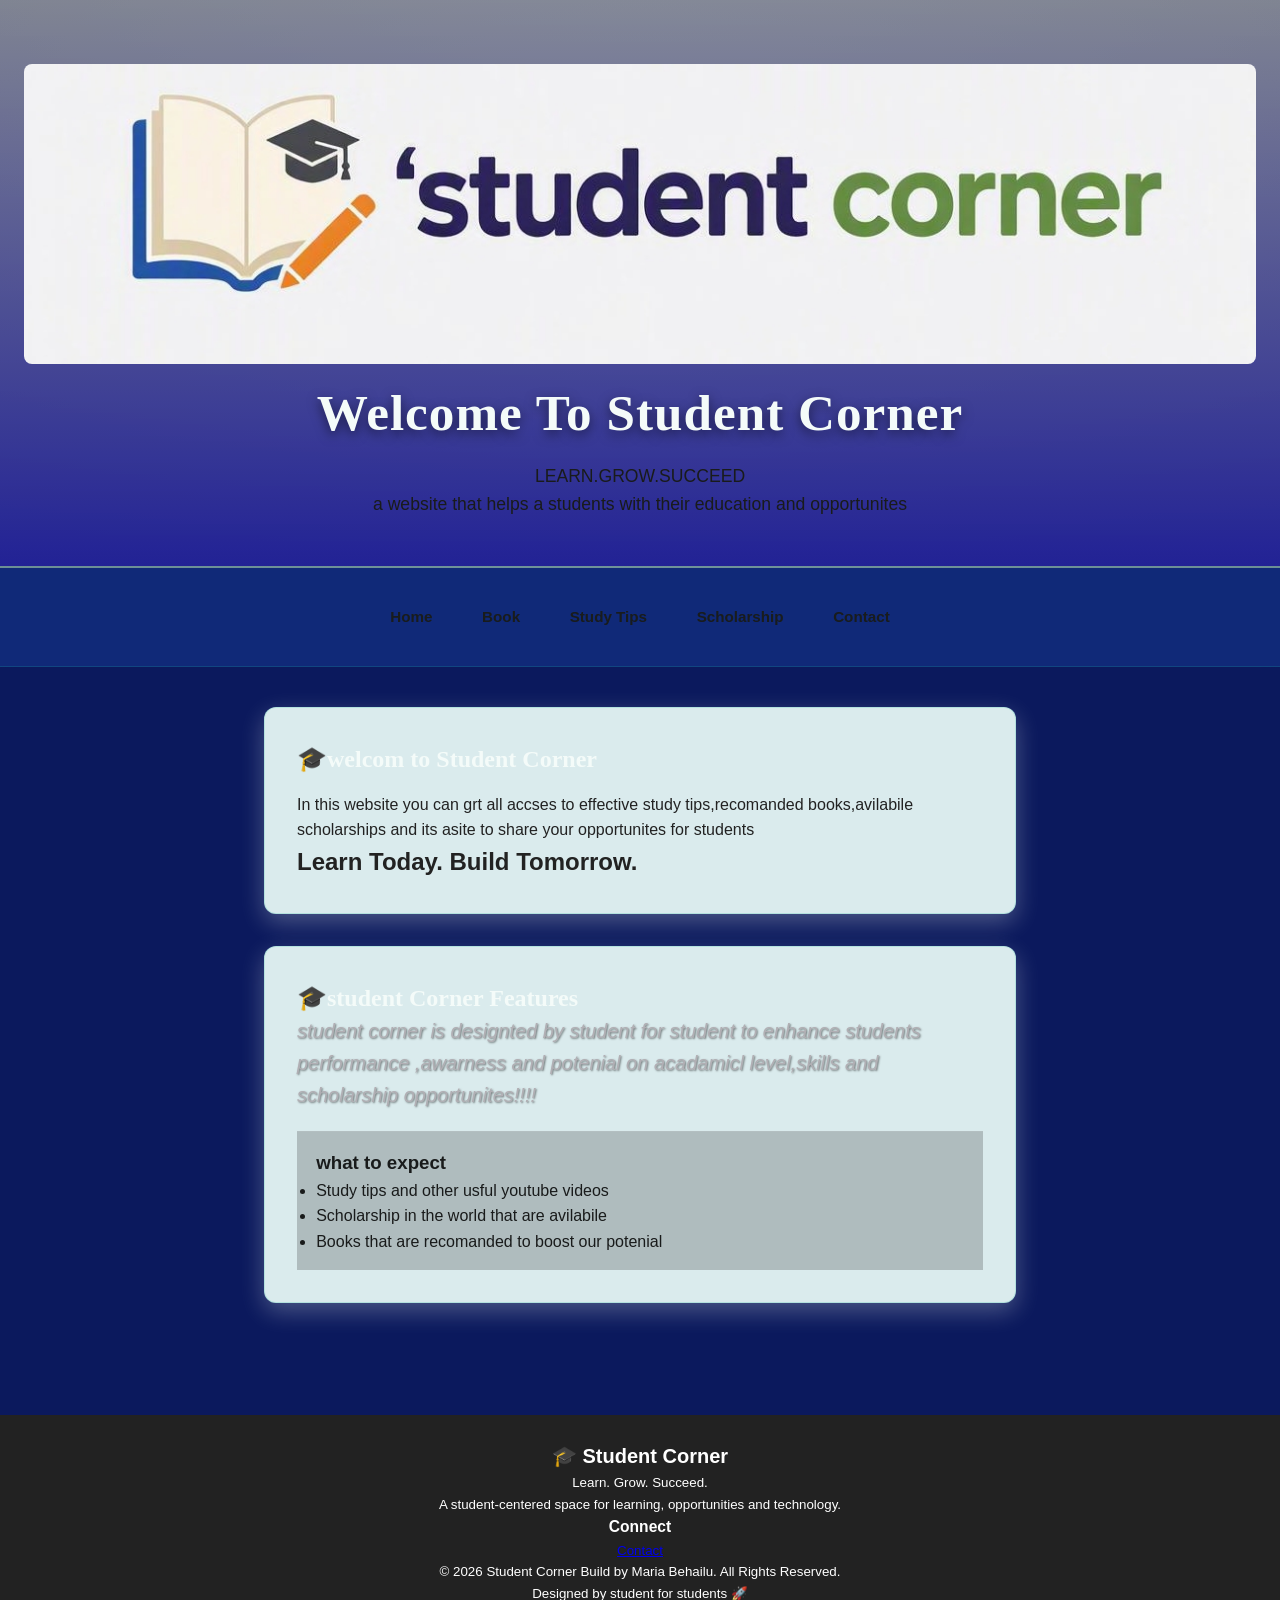
<file: index.html>
<!DOCTYPE html>
<html lang="en">
<head>
    
    <meta charset="UTF-8">

    <meta name="viewport" content="width=device-width, initial-scale=1.0">

    <title>Student Corner | Learn • Grow • Succeed</title>

    <meta name="description"
        content="Student Corner - a website created for students to learn, discover resources and find opportunities.">

    <link rel="stylesheet" href="style.css">

</head>
<body>

       <header class="hero-header"> 
          <div class="hero content">

<img src="img.jpg" alt="student corner" height="300" width="1200"class="hero-image">

  <h1>Welcome To Student Corner</h1>
  <p>LEARN.GROW.SUCCEED</p>
  <div class="line"></div>
  <p>a website that helps a students with their education and opportunites
  </p>
        </div>

       </header>
 
     <nav class="nav">
    <div class="nav-container">
        <a href="index.html">Home</a>
        <a href="yourchoice.html">Book</a>
        <a href="mystudytips.html">Study Tips</a>
        <a href="myscholarshiptips.html">Scholarship</a>
        <a href="contact.html">Contact</a>
    </div>
</nav>


<main class="container">
    <section class="card intro-card">
<h2>  🎓welcom to Student Corner</h2>
<p>In this website you can grt all accses to effective study tips,recomanded books,avilabile scholarships and its asite to share your opportunites for students</p>

  <h1>
            Learn Today.
            <span>Build Tomorrow.</span>

        </h1>

    </section>
    <section class="card quiz-section">
<h2> 🎓student Corner Features </h2>
<p class="subtitle">student corner is designted by student for student to enhance students performance ,awarness and potenial on acadamicl level,skills and scholarship opportunites!!!!</p>
<div class="quiz-answer">
<h3>what to expect </h3>
<ul>
<li> Study tips and other usful youtube videos</li>
<li>Scholarship in the world that are avilabile</li>
<li>Books that are recomanded to boost our potenial</li>
</ul>
</div>
</section>
<section class="catd cta-card"

</h2>

    </P>
</section>
</main>
<footer>

    <div class="footer-container">


        <div class="footer-about">

            <h2>🎓 Student Corner</h2>

            <p>
                Learn. Grow. Succeed.
            </p>

            <p>

                A student-centered space for learning,
                opportunities and technology.

            </p>

        </div>




        <div class="footer-column">

            <h3>Connect</h3>

            <a href="contact.html">Contact</a>

        </div>

    </div>



    <div class="footer-bottom">

        <p>
            © 2026 Student Corner Build by Maria Behailu. All Rights Reserved.
        </p>

        <p>
          Designed by student for students 🚀
        </p>

    </div>

</footer>


</body>

</html>






</body>
</html>
</file>
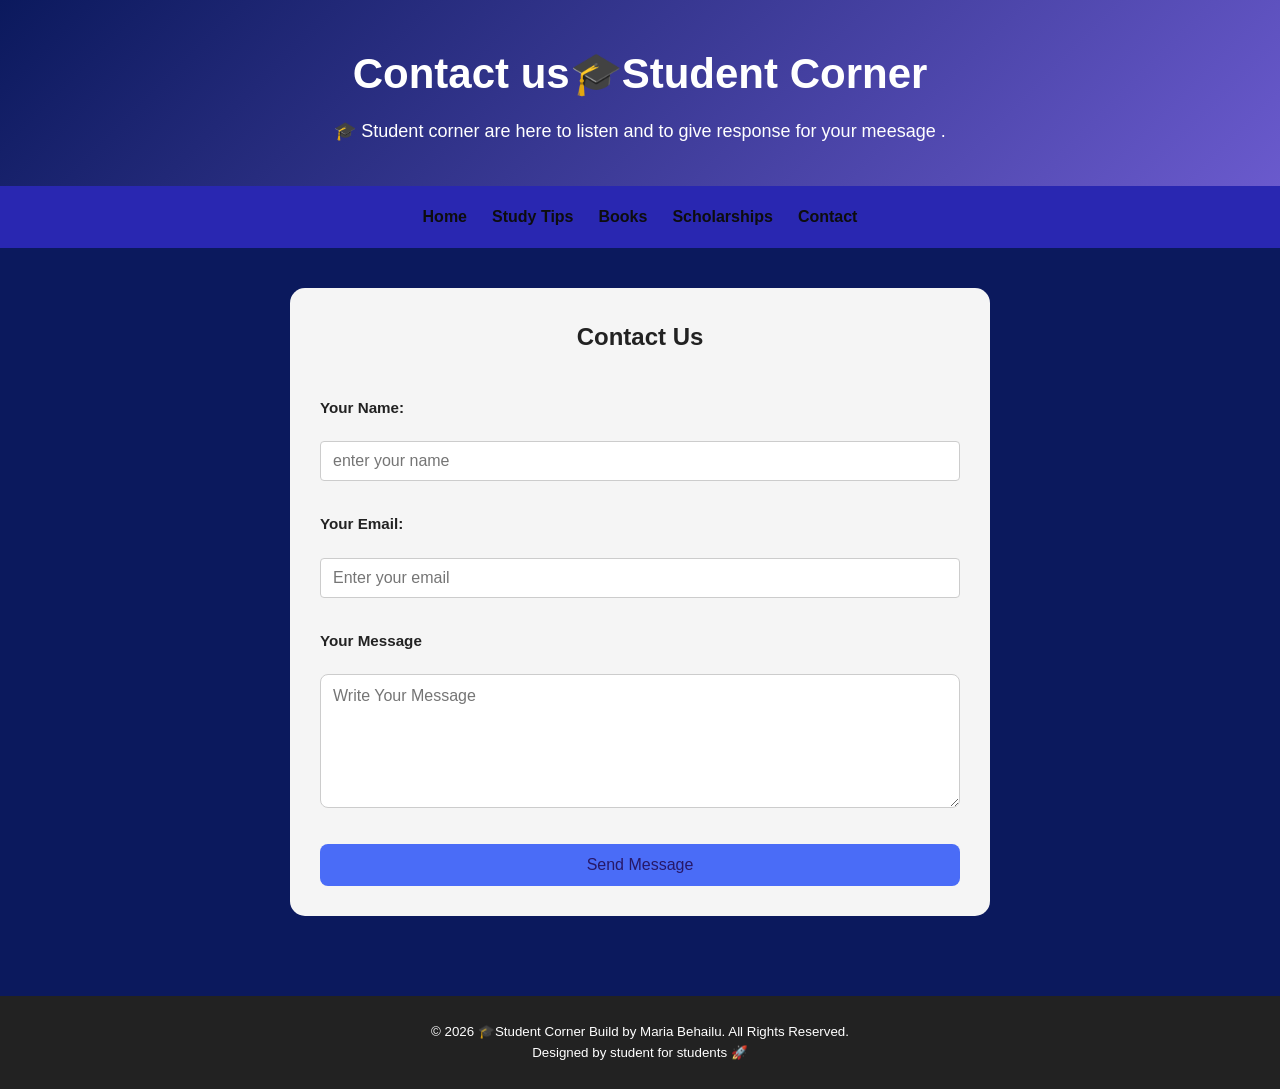
<file: contact.html>
<!DOCTYPE html>
<html lang="en">
<head>
    <meta charset="UTF-8">
    <meta name="viewport" content="width=device-width, initial-scale=1.0">
    <title>Contact|🎓 Student Corner</title>
    <link rel="stylesheet" href="style.css">
</head>

<body>

<header>
    <h1>Contact us🎓Student Corner</h1>
    <p> 🎓 Student corner are here to listen and to give response for  your meesage  .</p>
</header>

<nav>
    <a href="index.html">Home</a>
    <a href="mystudytips.html">Study Tips</a>
    <a href="yourchoice.html">Books</a>
    <a href="myscholarshiptips.html">Scholarships</a>
    <a href="contact.html">Contact</a>
</nav>
<main class="contact-container">
<h2>Contact Us</h2>
<form>

<label for="name">Your Name:</label>
<input type="text" id="name" placeholder="enter your name">


<label for="email">Your Email:</label>
<input type="email" id="email" placeholder="Enter your email">

<label for="message">Your Message</label>
<textarea id="message" rows="6" placeholder="Write Your Message"></textarea>


<button type="submit"> Send Message </button>


</form>

</main>

<footer>
    <p>© 2026 🎓Student Corner Build by Maria Behailu. All Rights Reserved.</p>
       <p>Designed by student for students 🚀
        </p>
</footer>


</body>
</html>
</file>
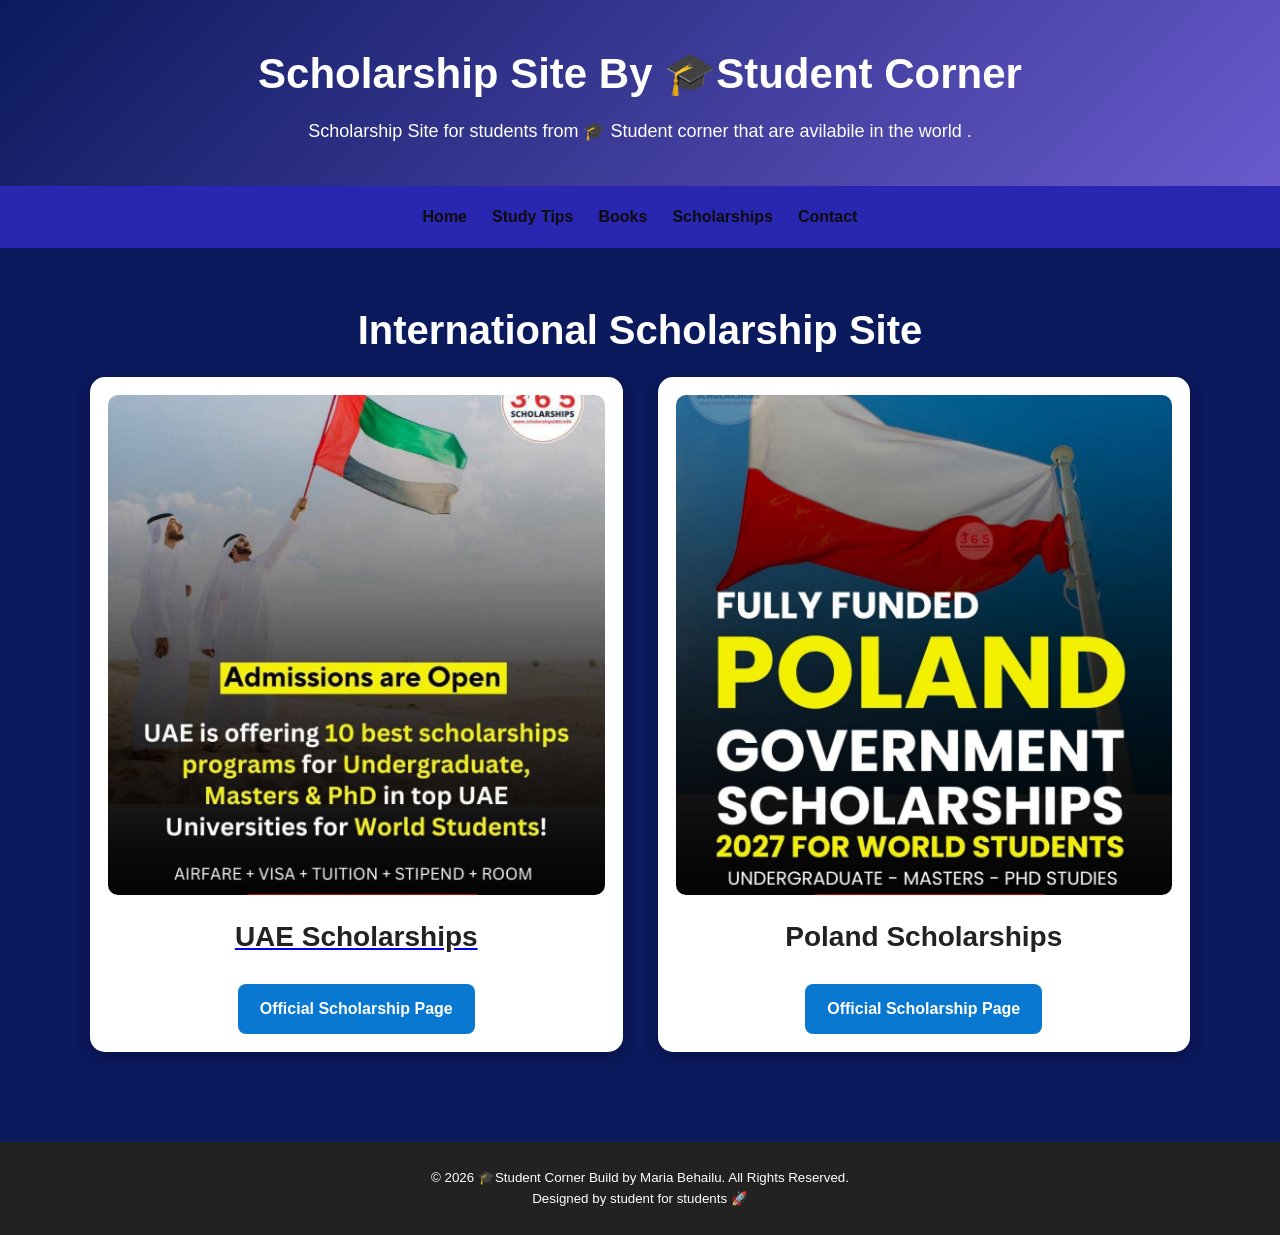
<file: myscholarshiptips.html>
<!DOCTYPE html>
<html lang="en">
<head>
    <meta charset="UTF-8">
    <meta name="viewport" content="width=device-width, initial-scale=1.0">
    <title>Scholarship Site|🎓 Student Corner</title>
    <link rel="stylesheet" href="style.css">
</head>

<body>

<header>
    <h1>Scholarship Site By 🎓Student Corner</h1>
    <p>Scholarship Site for students from 🎓 Student corner that are avilabile in the world  .</p>
</header>

<nav class="pure">
    <a href="index.html">Home</a>
    <a href="mystudytips.html">Study Tips</a>
    <a href="yourchoice.html">Books</a>
    <a href="myscholarshiptips.html">Scholarships</a>
    <a href="contact.html">Contact</a>

</nav>

    <section id="scholarships" class="scholarship-section">



<h2>International Scholarship Site</h2>

<div class="scholarship-container">
 
 
    <div class="scholarship-card">


<a href="https://www.ku.ac.ae/undergraduate-scholarships" target="_blank" </a>

<img src="photo_2026-08-28_15-16-07.jpg" alt="Scholarship 1" class="scholarship-image" width="100%" height="500px">

 <h3>UAE Scholarships</h3>
   <a href="https://www.ku.ac.ae/undergraduate-scholarships"
               target="_blank"
               class="scholarship-button">
                Official Scholarship Page
            </a>
        </div>
    
      <div class="scholarship-card">
            <a href="https://nawa.gov.pl/en/" target="_blank">

                <img src="photo_2026-08-28_15-16-44.jpg" class="scholarship-image"
                     alt="Poland Government Scholarship" width="100%" height="500px">
            </a>

            <h3>Poland Scholarships</h3>

         

            <a href="https://nawa.gov.pl/en/"
               target="_blank"
               class="scholarship-button">
                Official Scholarship Page
            </a>
      </div>
    
    </div>

</section>
<footer>
    <p>© 2026 🎓Student Corner Build by Maria Behailu. All Rights Reserved.</p>
       <p>Designed by student for students 🚀
        </p>
</footer>

</body>
</html>
</file>
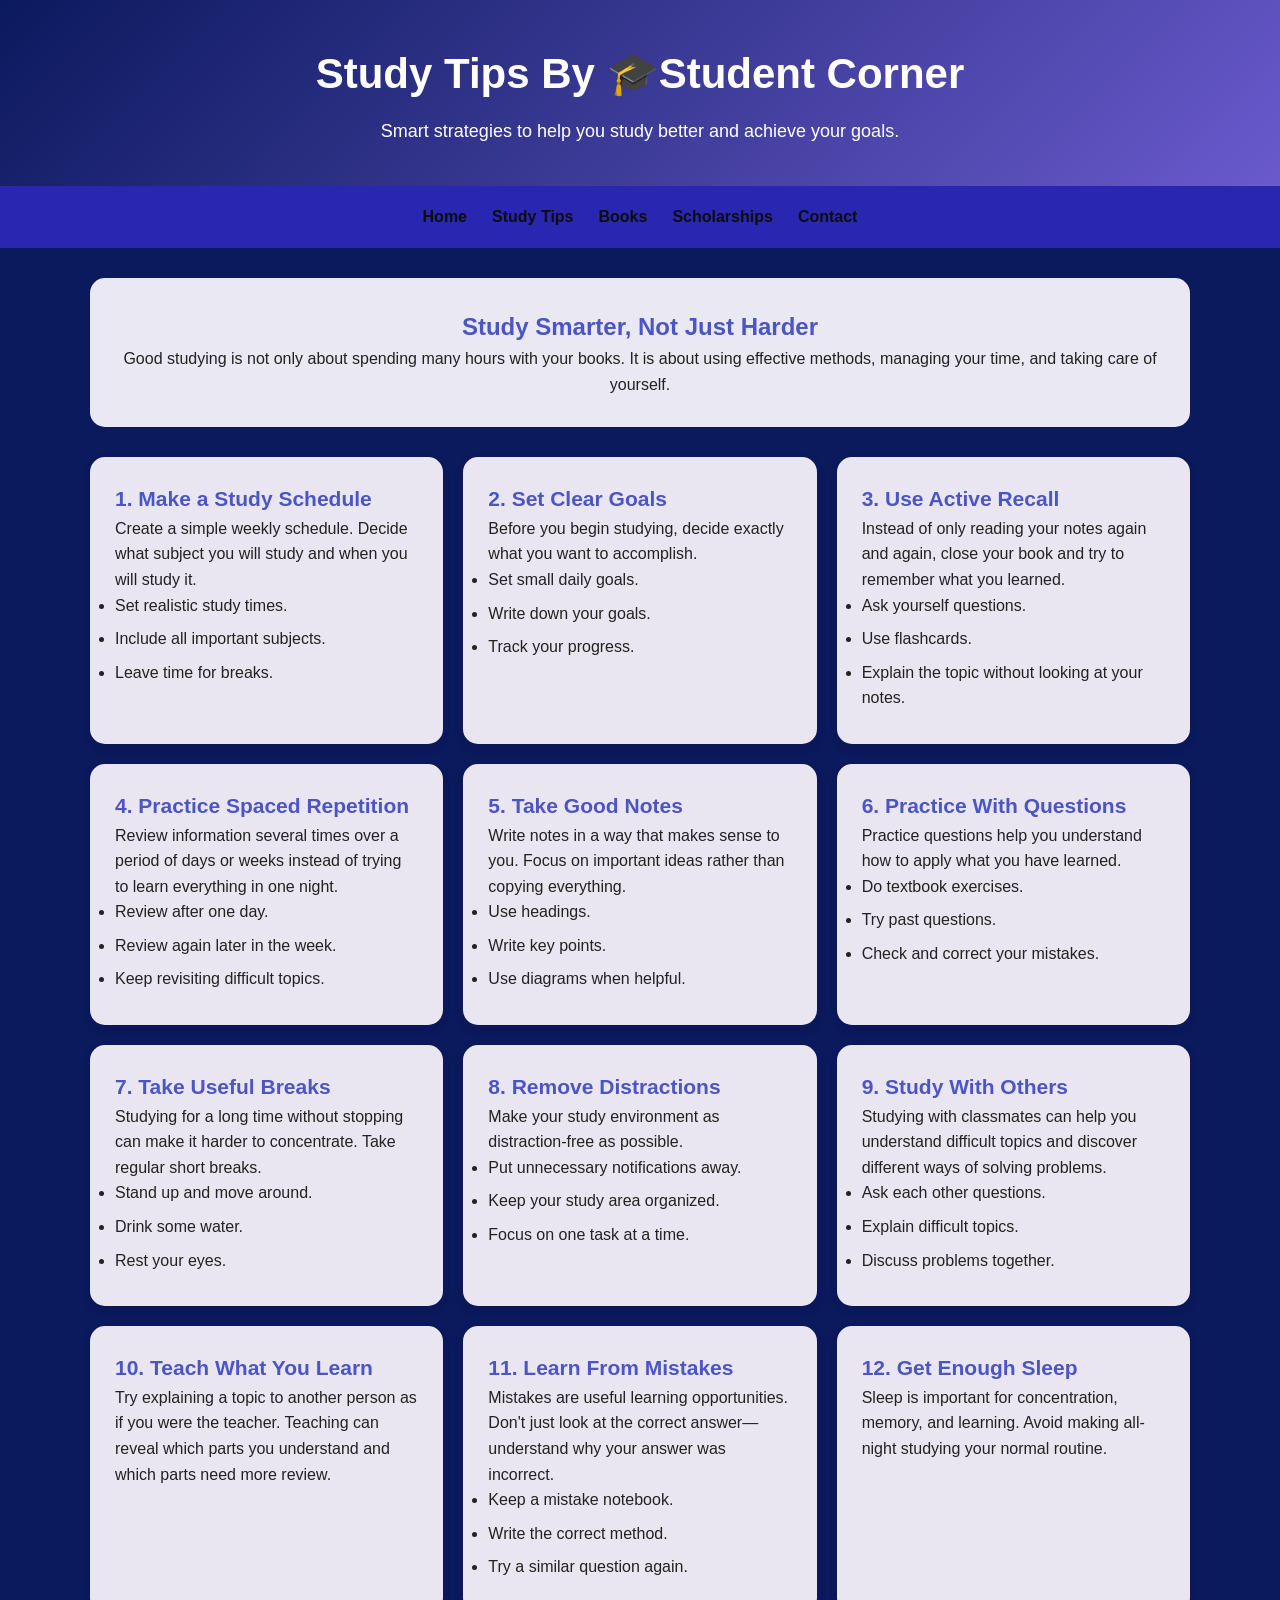
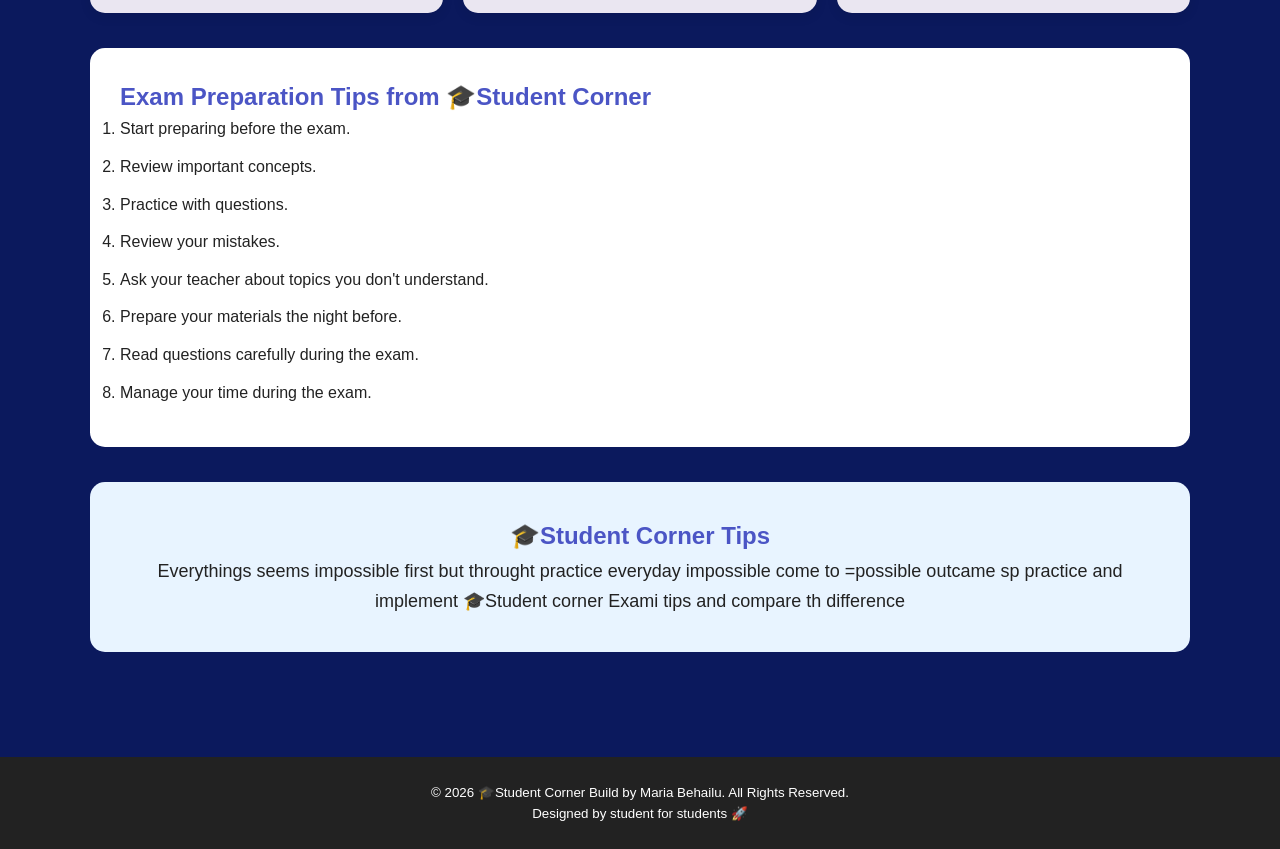
<file: mystudytips.html>
<!DOCTYPE html>
<html lang="en">
<head>
    <meta charset="UTF-8">
    <meta name="viewport" content="width=device-width, initial-scale=1.0">
    <title>Study Tips |🎓 Student Corner</title>
    <link rel="stylesheet" href="style.css">
</head>

<body>

<header>
    <h1>Study Tips By 🎓Student Corner</h1>
    <p>Smart strategies to help you study better and achieve your goals.</p>
</header>

<nav>
    <a href="index.html">Home</a>
    <a href="mystudytips.html">Study Tips</a>
    <a href="yourchoice.html">Books</a>
    <a href="myscholarshiptips.html">Scholarships</a>
    <a href="contact.html">Contact</a>
</nav>

<main>

    <section class="intro">
        <h2> Study Smarter, Not Just Harder</h2>
        <p>
            Good studying is not only about spending many hours with your books.
            It is about using effective methods, managing your time, and taking
            care of yourself.
        </p>
    </section>

    <section class="tips">

        <div class="tip-card">
            <h2>1. Make a Study Schedule</h2>
            <p>
                Create a simple weekly schedule. Decide what subject you will
                study and when you will study it.
            </p>
            <ul>
                <li>Set realistic study times.</li>
                <li>Include all important subjects.</li>
                <li>Leave time for breaks.</li>
            </ul>
        </div>

        <div class="tip-card">
            <h2>2. Set Clear Goals</h2>
            <p>
                Before you begin studying, decide exactly what you want to
                accomplish.
            </p>
            <ul>
                <li>Set small daily goals.</li>
                <li>Write down your goals.</li>
                <li>Track your progress.</li>
            </ul>
        </div>

        <div class="tip-card">
            <h2>3. Use Active Recall</h2>
            <p>
                Instead of only reading your notes again and again, close your
                book and try to remember what you learned.
            </p>
            <ul>
                <li>Ask yourself questions.</li>
                <li>Use flashcards.</li>
                <li>Explain the topic without looking at your notes.</li>
            </ul>
        </div>

        <div class="tip-card">
            <h2>4. Practice Spaced Repetition</h2>
            <p>
                Review information several times over a period of days or weeks
                instead of trying to learn everything in one night.
            </p>
            <ul>
                <li>Review after one day.</li>
                <li>Review again later in the week.</li>
                <li>Keep revisiting difficult topics.</li>
            </ul>
        </div>

        <div class="tip-card">
            <h2>5. Take Good Notes</h2>
            <p>
                Write notes in a way that makes sense to you. Focus on important
                ideas rather than copying everything.
            </p>
            <ul>
                <li>Use headings.</li>
                <li>Write key points.</li>
                <li>Use diagrams when helpful.</li>
            </ul>
        </div>

        <div class="tip-card">
            <h2>6. Practice With Questions</h2>
            <p>
                Practice questions help you understand how to apply what you
                have learned.
            </p>
            <ul>
                <li>Do textbook exercises.</li>
                <li>Try past questions.</li>
                <li>Check and correct your mistakes.</li>
            </ul>
        </div>

        <div class="tip-card">
            <h2>7. Take Useful Breaks</h2>
            <p>
                Studying for a long time without stopping can make it harder to
                concentrate. Take regular short breaks.
            </p>
            <ul>
                <li>Stand up and move around.</li>
                <li>Drink some water.</li>
                <li>Rest your eyes.</li>
            </ul>
        </div>

        <div class="tip-card">
            <h2>8. Remove Distractions</h2>
            <p>
                Make your study environment as distraction-free as possible.
            </p>
            <ul>
                <li>Put unnecessary notifications away.</li>
                <li>Keep your study area organized.</li>
                <li>Focus on one task at a time.</li>
            </ul>
        </div>

        <div class="tip-card">
            <h2>9. Study With Others</h2>
            <p>
                Studying with classmates can help you understand difficult
                topics and discover different ways of solving problems.
            </p>
            <ul>
                <li>Ask each other questions.</li>
                <li>Explain difficult topics.</li>
                <li>Discuss problems together.</li>
            </ul>
        </div>

        <div class="tip-card">
            <h2>10. Teach What You Learn</h2>
            <p>
                Try explaining a topic to another person as if you were the
                teacher. Teaching can reveal which parts you understand and
                which parts need more review.
            </p>
        </div>

        <div class="tip-card">
            <h2>11. Learn From Mistakes</h2>
            <p>
                Mistakes are useful learning opportunities. Don't just look at
                the correct answer—understand why your answer was incorrect.
            </p>
            <ul>
                <li>Keep a mistake notebook.</li>
                <li>Write the correct method.</li>
                <li>Try a similar question again.</li>
            </ul>
        </div>

        <div class="tip-card">
            <h2>12.  Get Enough Sleep</h2>
            <p>
                Sleep is important for concentration, memory, and learning.
                Avoid making all-night studying your normal routine.
            </p>
        </div>

    </section>

    <section class="exam-tips">
        <h2> Exam Preparation Tips from 🎓Student Corner</h2>

        <ol>
            <li>Start preparing before the exam.</li>
            <li>Review important concepts.</li>
            <li>Practice with questions.</li>
            <li>Review your mistakes.</li>
            <li>Ask your teacher about topics you don't understand.</li>
            <li>Prepare your materials the night before.</li>
            <li>Read questions carefully during the exam.</li>
            <li>Manage your time during the exam.</li>
        </ol>
    </section>

    <section class="motivation">
        <h2>🎓Student Corner Tips</h2>
        <p>
          Everythings seems impossible first but throught practice everyday impossible come to =possible outcame sp practice and implement 🎓Student  corner Exami tips and compare th difference

        </p>
    </section>

</main>

<footer>
    <p>© 2026 🎓Student Corner Build by Maria Behailu. All Rights Reserved.</p>
       <p>Designed by student for students 🚀
        </p>
</footer>

</body>
</html>
</file>
<file: style.css>
:root {
           --bg-main: #222295;
           --bg-card: #daebed;
           --text-primary: #191c1c;
           --text-secondary: #191b1b;
           --accent-gold: hsl(163, 47%, 97%);
           --accent-gold-hover: #171817;
           --accent-blue: #131514;
           --border-color: rgba(26, 185, 158, 0.2);
           --font-heading: 'Cinzel', serif;
           --font-body: 'Inter', sans-serif;
           --radius: 12px;
       }

       * {
           box-sizing: border-box;
           margin: 0;
           padding: 0;
       }

       body {
           background-color: var(--bg-main);
           color: var(--text-primary);
           font-family: var(--font-body);
           line-height: 1.6;
           min-height: 100vh;
           display: flex;
           flex-direction: column;
       }

       .hero-header {
           background: linear-gradient(180deg, rgba(206, 208, 215, 0.6) 0%, var(--bg-main) 100%),
               radial-gradient(circle at center, #1c2541 0%, #0b132b 100%);
           padding: 4rem 1.5rem 3rem;
           text-align: center;
           border-bottom: 2px solid var(--border-color);
       }

       .hero-content {
           max-width: 800px;
           margin: 0 auto;
       }
 .hero-content p{

color: #ebeff3;


 }
       .hero-header h1 {
           font-family: var(--font-heading);
           font-size: clamp(2rem, 5vw, 3.2rem);
           color: var(--accent-gold);
       }

       .badge {
           display: inline-block;
           background: rgba(224, 230, 232, 0.15);
           color: var(--accent-gold);
           border: 1px solid var(--accent-gold);
           padding: 0.3rem 0.8rem;
           border-radius: 50px;
           font-size: 0.8rem;
           letter-spacing: 2px;
           text-transform: uppercase;
           font-weight: 600;
           margin-bottom: 1rem;
       }

       .hero h1 {
           font-family: var(--font-heading);
           font-size: clamp(2rem, 5vw, 3.2rem);
           color: var(--accent-gold);
           letter-spacing: 1px;
           margin-bottom: 0.5rem;
           text-shadow: 0 4px 12px rgba(0, 0, 0, 0.5);
       }

       .hero-header p {
           color: var(--text-secondary);
           font-size: 1.1rem;
       }

       .nav {
           background-color: rgba(17, 44, 124, 0.9);
           backdrop-filter: blur(10px);
           position: sticky;
           top: 0;
           z-index: 100;
           border-bottom: 1px solid var(--border-color);
       }

       .nav-container {
           max-width: 1000px;
           margin: 0 auto;
           display: flex;
           justify-content: center;
           gap: 1.5rem;
           padding: 0.8rem 1rem;
       }

       .nav a {
           color: var(--text-primary);
           text-decoration: none;
           font-weight: 600;
           font-size: 0.95rem;
           padding: 0.4rem 0.8rem;
           border-radius: 6px;
           transition: all 0.2s ease;
       }

       .nav a:hover,
       .nav a.active {
           color: var(--accent-gold);
           background: rgba(17, 44, 124, 0.9)
       }

       .container {
           max-width: 800px;
           margin: 2.5rem auto;
           padding: 0 1.5rem;
           flex: 1;
           display: flex;
           flex-direction: column;
           gap: 2rem;
       }

       .card {
           background-color: var(--bg-card);
           border: 1px solid var(--border-color);
           border-radius: var(--radius);
           padding: 2rem;
           box-shadow: 0 8px 24px hsla(189, 16%, 91%, 0.3);
       }
.problem p{
    color:#d7dee5
.cta-card h2{  
    color: #e2e8ef;
}


}
       .card h2 {
           font-family: var(--font-heading);
           color: var(--accent-gold);
           margin-bottom: 0.8rem;
       }

       .subtitle {
           color: var(--text-secondary);
           margin-bottom: 1.2rem;
           font-size: 0.95rem;
       }

       .hero-image,
       .hero-banner-image {
           width: 100%;
           max-height: 300px;
           object-fit: cover;
           object-position: center;
           border-radius: 8px;
       }

       .quiz-item {
           background: rgba(11, 19, 43, 0.5);
           border: 1px solid var(--border-color);
           border-radius: 8px;
           margin-bottom: 1rem;
           overflow: hidden;
           transition: border-color 0.2s ease;
       }

       .quiz-item:hover {
           border-color: var(--accent-gold);
       }

       .quiz-item summary {
           padding: 1rem 1.2rem;
           font-weight: 600;
           cursor: pointer;
           list-style: none;
           display: flex;
           justify-content: space-between;
           align-items: center;
       }

       .quiz-answer {
           padding: 1rem 1.2rem;
           border-top: 1px solid rgba(255, 255, 255, 0.05);
           background: rgba(0, 0, 0, 0.2);
           color: var(--text-secondary);
       }

       footer {
           text-align: center;
           padding: 2rem 1.5rem;
           color: black(--text-secondary);
           font-size: 0.85rem;
           border-top: 1px solid black(--border-color);
           color: #003d80;
           margin-top: auto;
       }

       #float-container {
           float: left;
           width: 250px;
           height: 300px;
           margin-right: 15px;
       }

       .grid-container {
           display: grid;
           grid-template-columns: repeat(6, 1fr);
           gap: 10px;
           grid: nowrap
       }

       .grid-item {
           background-color: #f0f0f0;
           padding: 20px;
           text-align: center;
           border: 1px solid #0a0000;
           color: #0a0000
       }

       .book-review {
           font-family: var(--font-heading);
           font-size: clamp(2rem, 5vw, 3.2rem);
           color: var(--accent-gold);
           letter-spacing: 1px;
           margin-bottom: 0.5rem;
           text-shadow: 0 4px 12px rgba(0, 0, 0, 0.5);
           text-align: center;
       }

       .center-text {
           text-align: center;
           font-family: var(--font-heading);
           font-size: clamp(2rem, 5vw, 3.2rem);
           color: var(--accent-gold);
           letter-spacing: 1px;
           margin-bottom: 0.5rem;
           text-shadow: 0 4px 12px rgba(0, 0, 0, 0.5);
       }

       .subtitle2 {
           color: var(--text-secondary);
           font-size: 1.1rem;
           text-align: center;
       }

       .subtitle {
           font-size: 20px;
           color: rgb(177, 175, 180);
           font-style: italic;
           text-shadow: 1px 1px 2px rgba(0, 0, 0, 0.5);
           margin-top: -15px
       }

       .review-card {
           border: 1px solid #334155;
           gap: 30px;
           display: flex;
           align-items: flex-start;
           gap: 30px;
           margin-top: 20px;
           background-color: var(--bg-card);
           border: 1px solid var(--border-color);
           border-radius: var(--radius);
           padding: 2rem;
           box-shadow: 0 8px 24px rgba(0, 0, 0, 0.3);
           max-width: 800px;
           margin: 0 auto;
           margin-bottom: 20px;

       }

       .review-details {
           flex: 1;
           border: 1px solid #334155;
           gap: 30px;
           display: flex;
           align-items: flex-start;
           margin-top: 20px;
           background-color: var(--bg-card);
           border: 1px solid var(--border-color);
           border-radius: var(--radius);
           padding: 2rem;
           box-shadow: 0 8px 24px rgba(0, 0, 0, 0.3);
           max-width: 800px;
           margin: 0 auto;
           margin-bottom: 20px;
       }

       .review-details h3 {
           color: #ffd700;
           margin-top: 10px;
           margin-bottom: 5px;
           text-align: center;
       }

       .review-details p {
           color: #ffffff;
           line-height: 1.5;
       }

       .badge {
           color: #ffd700;
           font-weight: bold;
       }

       .profile-card {
           border: 1px solid #334155;
           border-radius: 12px;
           padding: 25px;
           display: flex;
           gap: 30px;
           box-shadow: 0 10px 25px rgba(0, 0, 0, 0.3);
           align-items: flex-start;
           margin-top: 20px;
           flex-direction: row;
           background-color: var(--bg-card);
           max-width: 800px;
           margin: 0 auto;
           margin-bottom: 20px;
       }
       .profile-content:hover {
              transform: translateY(-5px);
              transition: transform 0.3s ease;
              box-shadow: inset 0 0 10px rgba(1, 26, 76, 0.2)   ;

       }

       .top {
           text-align: center;
           font-family: var(--font-heading);
           font-size: clamp(2rem, 5vw, 3.2rem);
           color: var(--accent-gold);
           letter-spacing: 1px;
           margin-bottom: 0.5rem;
           text-shadow: 0 4px 12px rgba(0, 0, 0, 0.5);
       }

       .profile-content {
           display: flex;
           align-items: flex-start;
           flex-wrap: nowrap;
           gap: 20px;
       }

       .table-container {
           overflow-x: auto;
           margin-top: 20px;
           max-width: 800px;
           margin: 0 auto;
       }

       .gods-table {
           width: 100%;
           border-collapse: collapse;
           background-color: #f0f0f0;
           color: #0a0000;
       }

       .gods-table th,
       .gods-table td {
           border: 1px solid #0a0000;
           padding: 12px;
           text-align: left;
       }

       .gods-table th {
           background-color: #2c3e50;
           color: #ffffff;
       }

       footer {
           text-align: center;
           padding: 20px;
           background-color: #0a0853;
           color: #ffffff;
           margin-top: 40px;
           font-size: smaller;
       }
       footer-colomun{
color: #1f0d64;


       }

       .form-container {
           max-width: 500px;
           margin: 0 auto;
           padding: 20px;
           background-color: var(--bg-card);
           border: 1px solid var(--border-color);
           border-radius: var(--radius);
           box-shadow: 0 8px 24px rgba(0, 0, 0, 0.3);
           margin-top: 30px;
       }

       .form-container h2 {
           font-family: var(--font-heading);
           color: var(--accent-gold);
           margin-top: 0;
           margin-bottom: 12px;
           text-align: center;
       }

       .form-container p {
           text-align: center;
           margin-bottom: 24px;

       }

       form {
           display: flex;
           flex-direction: column;
           gap: 16px;
       }

       label {
           font-family: 'Inter', sans-serif;
           font-weight: 600;
           font-size: 0.95rem;
       }

       input[type="text"],
       input[type="email"],
       select,
       textarea {
           width: 100%;
           padding: 10px 12px;
           border: 1px solid #ccc;
           border-radius: 4px;
           font-family: 'Inter', sans-serif;
           font-size: 1rem;
           box-sizing: border-box;
       }

       input:focus,
       select:focus,
       textarea:focus {
           outline: none;
           border-color: #0056b3;
           box-shadow: 0 0 4px rgba(0, 86, 179, 0.4);
       }

       .submit-btn {
           display: block;
           text-align: center;
           margin-top: 10px;
           padding: 12px 20px;
           background-color: #0056b3;
           color: #ffffff;
           font-family: 'Inter', sans-serif;
           font-weight: 600;
           font-size: 1rem;
           border-radius: 4px;
           cursor: pointer;
           user-select: none;
           transition: background-color 0.2s ease;
       }

       .submit-btn:hover {
           background-color: #003d80;
       }



       @media (max-width: 600px) {

           .profile-card,
           .review-card {
               flex-direction: column;
               align-items: center;
               text-align: center;
           }

           .profile-img,
           .review-img {
               width: 180px;
           }

           .nav {
               gap: 10px;
           }
       }

       @media (min-width: 1400px) {
           main {
               max-width: 1200px;
           }

           body {
               font-size: 1.1rem;
           }
       }
       /* Study Tips Page */

body {
    margin: 0;
    font-family: Arial, sans-serif;
    background-color: #0b195d;
    color: #222;
}

header {
    text-align: center;
    padding: 40px 20px;
    background: linear-gradient(135deg, #0b195d, #6a5acd);
    color: white;
}

header h1 {
    font-size: 42px;
    margin-bottom: 10px;
}

header p {
    font-size: 18px;
}

nav {
    display: flex;
    justify-content: center;
    gap: 25px;
    padding: 18px;
    background-color: #2927b1;
}

nav a {
    text-decoration: none;
    color: #0d0d0e;
    font-weight: bold;
}

nav a:hover {
    color: #4facfe;
}

main {
    width: 90%;
    max-width: 1100px;
    margin: 30px auto;
}

.intro {
    text-align: center;
    background-color:  #e9e8f3;
    padding: 30px;
    border-radius: 15px;
    margin-bottom: 30px;
}

.intro h2 {
    color: #4b55c5;
}

.tips {
    display: grid;
    grid-template-columns: repeat(3, 1fr);
    gap: 20px;
}

.tip-card {
    background-color: rgb(234, 230, 241);
    padding: 25px;
    border-radius: 15px;
    box-shadow: 0 4px 12px rgba(0, 0, 0, 0.08);
}

.tip-card h2 {
    color: #4b55c5;
    font-size: 21px;
}

.tip-card p {
    line-height: 1.6;
}

.tip-card li {
    margin-bottom: 8px;
}

.tip-card:hover {
    transform: translateY(-5px);
    transition: 0.3s;
}

.exam-tips {
    background-color: white;
    margin-top: 35px;
    padding: 30px;
    border-radius: 15px;
}

.exam-tips h2 {
    color: #4b55c5;
}

.exam-tips li {
    margin-bottom: 12px;
}

.motivation {
    text-align: center;
    margin: 35px 0;
    padding: 35px;
    background-color: #e8f4ff;
    border-radius: 15px;
}

.motivation h2 {
    color: #4b55c5;
}

.motivation p {
    font-size: 18px;
    line-height: 1.7;
}

footer {
    text-align: center;
    background-color: #222;
    color: white;
    padding: 25px;
    margin-top: 40px;
}

/* For phones and small screens */

@media (max-width: 800px) {

    .tips {
        grid-template-columns: 1fr;
    }

    nav {
        flex-wrap: wrap;
        gap: 15px;
    }

    header h1 {
        font-size: 32px;
    }
}
.contact-container {
    width: 80%;
    max-width: 700px;
    margin: 40px auto;
    padding: 30px;
    background-color: #f5f5f5;
    border-radius: 15px;
}

.contact-container h2 {
    text-align: center;
    margin-bottom: 25px;
}

form {
    display: flex;
    flex-direction: column;
}

label {
    margin-top: 15px;
    margin-bottom: 5px;
    font-weight: bold;
}

input,
textarea {
    padding: 12px;
    border: 1px solid #ccc;
    border-radius: 8px;
    font-size: 16px;
}

button {
    margin-top: 20px;
    padding: 12px;
    border: none;
    border-radius: 8px;
    background-color: #4a6cf7;
    color: rgb(39, 24, 104);
    font-size: 16px;
    cursor: pointer;
}

button:hover {
    background-color: #304fd1;
}





/* =========================
   SCHOLARSHIP SECTION
   ========================= */

.scholarship-section {
    width: 100%;
    padding: 50px 20px;
    box-sizing: border-box;
    text-align: center;
}

.scholarship-section h2 {
    font-size: 40px;
    margin-bottom: 15px;
    color: white;
}

.scholarship-intro {
    max-width: 750px;
    margin: 0 auto 40px;
    font-size: 18px;
    line-height: 1.6;
    color: white;
}


/* TWO SCHOLARSHIPS */

.scholarship-container {
    width: 90%;
    max-width: 1100px;
    margin: 0 auto;

    display: grid;
    grid-template-columns: repeat(2, 1fr);
    gap: 35px;
}


/* CARD */

.scholarship-card {
    background-color: white;
    width: 100%;
    padding: 18px;
    box-sizing: border-box;

    border-radius: 15px;

    text-align: center;

    box-shadow: 0 5px 15px rgba(0, 0, 0, 0.25);
}


/* IMAGE */

.scholarship-card img {
    width: 100%;
    height: 500px;
    object-fit: cover;

    display: block;

    border-radius: 10px;
}


/* TITLE */

.scholarship-card h3 {
    font-size: 28px;
    margin: 20px 0 10px;
    color: #222;
}


/* DESCRIPTION */

.scholarship-card p {
    font-size: 17px;
    line-height: 1.6;
    color: #333;
}


/* BUTTON */

.scholarship-button {
    display: inline-block;

    margin-top: 15px;
    padding: 12px 22px;

    background-color: #0878d1;
    color: white;

    text-decoration: none;
    font-weight: bold;

    border-radius: 8px;
}

.scholarship-button:hover {
    background-color: #055a9e;
}


/* MOBILE */

@media (max-width: 700px) {

    .scholarship-container {
        width: 95%;
        grid-template-columns: 1fr;
    }

    .scholarship-section h2 {
        font-size: 30px;
    }

    .scholarship-card h3 {
        font-size: 24px;
    }
}
/* =========================
   BOOKS SECTION
   ========================= */

.books-section {
    width: 100%;
    padding: 50px 20px;
    box-sizing: border-box;
    text-align: center;
}


/* TITLE */

.books-section h2 {
    font-size: 40px;
    margin-bottom: 15px;
    color: white;
}


/* INTRODUCTION */

.books-intro {
    max-width: 700px;
    margin: 0 auto 40px;

    font-size: 18px;
    line-height: 1.6;

    color: white;
}


/* BOOK CONTAINER */

.books-container {
    width: 90%;
    max-width: 1100px;

    margin: 0 auto;

    display: grid;

    grid-template-columns: repeat(2, 1fr);

    gap: 35px;
}


/* BOOK CARD */

.book-card {
    background-color: white;

    width: 100%;

    padding: 20px;

    box-sizing: border-box;

    border-radius: 15px;

    text-align: center;

    box-shadow: 0 5px 15px rgba(0, 0, 0, 0.2);

    transition: transform 0.3s ease;
}


/* CARD HOVER */

.book-card:hover {
    transform: translateY(-8px);
}


/* BOOK IMAGE */

.book-card img {
    width: 220px;
    height: 320px;

    object-fit: contain;

    display: block;

    margin: 0 auto;

    border-radius: 8px;
}


/* BOOK TITLE */

.book-card h3 {
    font-size: 27px;

    margin: 20px 0 10px;

    color: #222;
}


/* BOOK DESCRIPTION */

.book-card p {
    font-size: 17px;

    line-height: 1.6;

    color: #333;

    margin-bottom: 15px;
}


/* BUTTON */

.book-button {
    display: inline-block;

    padding: 12px 25px;

    background-color: #0878d1;

    color: white;

    text-decoration: none;

    font-weight: bold;

    border-radius: 8px;

    margin-top: 5px;
}


/* BUTTON HOVER */

.book-button:hover {
    background-color: #055a9e;
}


/* =========================
   MOBILE
   ========================= */

@media (max-width: 700px) {

    .books-container {
        width: 95%;

        grid-template-columns: 1fr;
    }

    .book-card img {
        width: 200px;
        height: 290px;
    }

    .books-section h2 {
        font-size: 30px;
    }

    .book-card h3 {
        font-size: 24px;
    }
}
</file>
